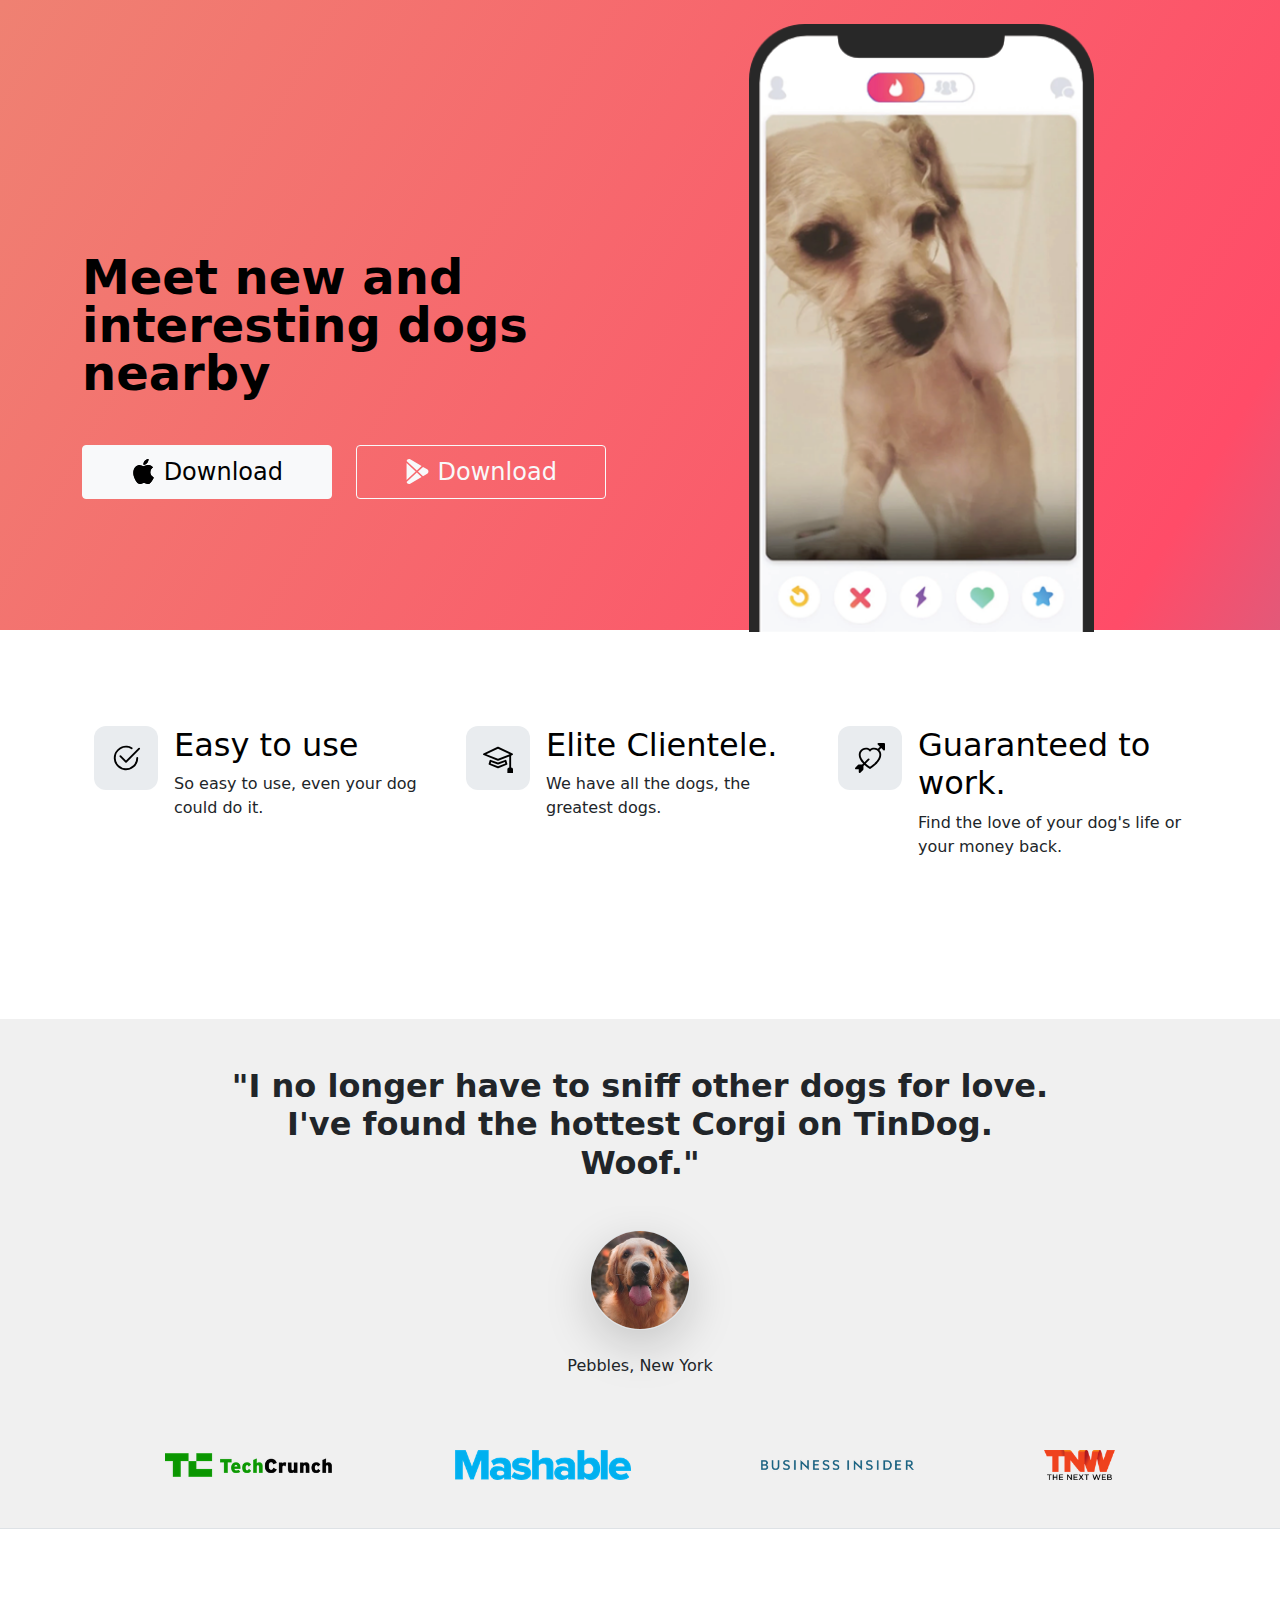
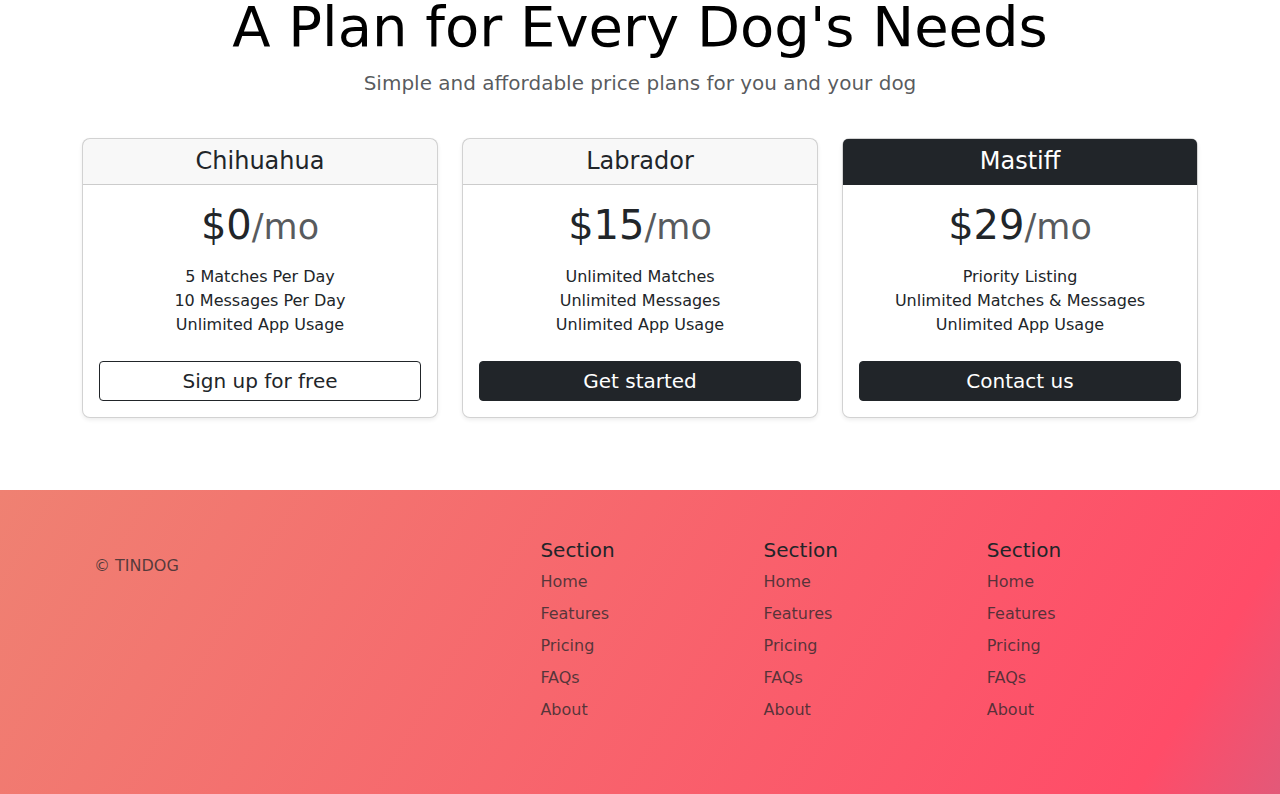
<file: index.html>
<!DOCTYPE html>
<html lang="en">
  <head>
    <meta charset="UTF-8" />
    <meta name="viewport" content="width=device-width, initial-scale=1.0" />
    <link rel="stylesheet" href="./css/style.css" />
    <link
      href="https://cdn.jsdelivr.net/npm/bootstrap@5.3.3/dist/css/bootstrap.min.css"
      rel="stylesheet"
      integrity="sha384-QWTKZyjpPEjISv5WaRU9OFeRpok6YctnYmDr5pNlyT2bRjXh0JMhjY6hW+ALEwIH"
      crossorigin="anonymous"
    />
    <script
      src="https://cdn.jsdelivr.net/npm/bootstrap@5.3.3/dist/js/bootstrap.bundle.min.js"
      integrity="sha384-YvpcrYf0tY3lHB60NNkmXc5s9fDVZLESaAA55NDzOxhy9GkcIdslK1eN7N6jIeHz"
      crossorigin="anonymous"
    ></script>
    <title>TinDogs</title>
  </head>

  <body>
    <!-- Title -->
    <section id="title" class="gradient-background">
      <div class="container">
        <div class="row flex-lg-row-reverse align-items-center g-2 pt-3  my-0">
          <div class="col-12 col-lg-6 text-center">
            <img
              src="./images/iphone.png"
              class="d-block mx-lg-auto img-fluid image"
              alt="Bootstrap Themes"
              width="345px"
              loading="lazy"
            />
          </div>
          <div class="col-12 col-lg-6">
            <h1
              class="display-5 fw-bold text-body-emphasis lh-1 mb-5 mt-5 pt-5"
            >
              Meet new and interesting dogs nearby
            </h1>
            <div class="d-grid gap-3 d-md-flex justify-content-md-start">
              <button
                type="button"
                class="btn btn-light btn-sm px-5 py-2 me-md-2 fs-4"
              >
                <svg
                  xmlns="http://www.w3.org/2000/svg"
                  width="25"
                  height="25"
                  fill="currentColor"
                  class="bi bi-apple mb-1"
                  viewBox="0 0 16 16"
                >
                  <path
                    d="M11.182.008C11.148-.03 9.923.023 8.857 1.18c-1.066 1.156-.902 2.482-.878 2.516.024.034 1.52.087 2.475-1.258.955-1.345.762-2.391.728-2.43Zm3.314 11.733c-.048-.096-2.325-1.234-2.113-3.422.212-2.189 1.675-2.789 1.698-2.854.023-.065-.597-.79-1.254-1.157a3.692 3.692 0 0 0-1.563-.434c-.108-.003-.483-.095-1.254.116-.508.139-1.653.589-1.968.607-.316.018-1.256-.522-2.267-.665-.647-.125-1.333.131-1.824.328-.49.196-1.422.754-2.074 2.237-.652 1.482-.311 3.83-.067 4.56.244.729.625 1.924 1.273 2.796.576.984 1.34 1.667 1.659 1.899.319.232 1.219.386 1.843.067.502-.308 1.408-.485 1.766-.472.357.013 1.061.154 1.782.539.571.197 1.111.115 1.652-.105.541-.221 1.324-1.059 2.238-2.758.347-.79.505-1.217.473-1.282Z"
                  />
                  <path
                    d="M11.182.008C11.148-.03 9.923.023 8.857 1.18c-1.066 1.156-.902 2.482-.878 2.516.024.034 1.52.087 2.475-1.258.955-1.345.762-2.391.728-2.43Zm3.314 11.733c-.048-.096-2.325-1.234-2.113-3.422.212-2.189 1.675-2.789 1.698-2.854.023-.065-.597-.79-1.254-1.157a3.692 3.692 0 0 0-1.563-.434c-.108-.003-.483-.095-1.254.116-.508.139-1.653.589-1.968.607-.316.018-1.256-.522-2.267-.665-.647-.125-1.333.131-1.824.328-.49.196-1.422.754-2.074 2.237-.652 1.482-.311 3.83-.067 4.56.244.729.625 1.924 1.273 2.796.576.984 1.34 1.667 1.659 1.899.319.232 1.219.386 1.843.067.502-.308 1.408-.485 1.766-.472.357.013 1.061.154 1.782.539.571.197 1.111.115 1.652-.105.541-.221 1.324-1.059 2.238-2.758.347-.79.505-1.217.473-1.282Z"
                  />
                </svg>
                Download
              </button>
              <button
                type="button"
                class="btn btn-outline-light btn-sm px-5 py-2 fs-4"
              >
                <svg
                  xmlns="http://www.w3.org/2000/svg"
                  width="25"
                  height="25"
                  fill="currentColor"
                  class="bi bi-google-play mb-1"
                  viewBox="0 0 16 16"
                >
                  <path
                    d="M14.222 9.374c1.037-.61 1.037-2.137 0-2.748L11.528 5.04 8.32 8l3.207 2.96 2.694-1.586Zm-3.595 2.116L7.583 8.68 1.03 14.73c.201 1.029 1.36 1.61 2.303 1.055l7.294-4.295ZM1 13.396V2.603L6.846 8 1 13.396ZM1.03 1.27l6.553 6.05 3.044-2.81L3.333.215C2.39-.341 1.231.24 1.03 1.27Z"
                  />
                </svg>

                Download
              </button>
            </div>
          </div>
        </div>
      </div>
    </section>
    <!-- Features -->
    <section id="features">
      <div class="container px-4 py-5" id="hanging-icons">
        <!-- <h2 class="pb-2 border-bottom">Hanging icons</h2> -->
        <div class="row g-4 py-5 row-cols-1 row-cols-lg-3">
          <div class="col d-flex align-items-start">
            <div
              class="icon-square text-body-emphasis bg-body-secondary d-inline-flex align-items-center justify-content-center fs-4 flex-shrink-0 me-3"
            >
              <svg
                xmlns="http://www.w3.org/2000/svg"
                height="30"
                fill="currentColor"
                class="bi bi-check2-circle"
                viewBox="0 0 16 16"
              >
                <path
                  d="M2.5 8a5.5 5.5 0 0 1 8.25-4.764.5.5 0 0 0 .5-.866A6.5 6.5 0 1 0 14.5 8a.5.5 0 0 0-1 0 5.5 5.5 0 1 1-11 0z"
                />
                <path
                  d="M15.354 3.354a.5.5 0 0 0-.708-.708L8 9.293 5.354 6.646a.5.5 0 1 0-.708.708l3 3a.5.5 0 0 0 .708 0l7-7z"
                />
              </svg>
            </div>
            <div>
              <h3 class="fs-2 text-body-emphasis">Easy to use</h3>
              <p>So easy to use, even your dog could do it.</p>
            </div>
          </div>
          <div class="col d-flex align-items-start">
            <div
              class="icon-square text-body-emphasis bg-body-secondary d-inline-flex align-items-center justify-content-center fs-4 flex-shrink-0 me-3"
            >
              <svg
                xmlns="http://www.w3.org/2000/svg"
                height="30"
                fill="currentColor"
                class="bi bi-mortarboard"
                viewBox="0 0 16 16"
              >
                <path
                  d="M8.211 2.047a.5.5 0 0 0-.422 0l-7.5 3.5a.5.5 0 0 0 .025.917l7.5 3a.5.5 0 0 0 .372 0L14 7.14V13a1 1 0 0 0-1 1v2h3v-2a1 1 0 0 0-1-1V6.739l.686-.275a.5.5 0 0 0 .025-.917l-7.5-3.5ZM8 8.46 1.758 5.965 8 3.052l6.242 2.913L8 8.46Z"
                />
                <path
                  d="M4.176 9.032a.5.5 0 0 0-.656.327l-.5 1.7a.5.5 0 0 0 .294.605l4.5 1.8a.5.5 0 0 0 .372 0l4.5-1.8a.5.5 0 0 0 .294-.605l-.5-1.7a.5.5 0 0 0-.656-.327L8 10.466 4.176 9.032Zm-.068 1.873.22-.748 3.496 1.311a.5.5 0 0 0 .352 0l3.496-1.311.22.748L8 12.46l-3.892-1.556Z"
                />
              </svg>
            </div>
            <div>
              <h3 class="fs-2 text-body-emphasis">Elite Clientele.</h3>
              <p>We have all the dogs, the greatest dogs.</p>
            </div>
          </div>
          <div class="col d-flex align-items-start">
            <div
              class="icon-square text-body-emphasis bg-body-secondary d-inline-flex align-items-center justify-content-center fs-4 flex-shrink-0 me-3"
            >
              <svg
                xmlns="http://www.w3.org/2000/svg"
                height="30"
                fill="currentColor"
                class="bi bi-arrow-through-heart"
                viewBox="0 0 16 16"
              >
                <path
                  fill-rule="evenodd"
                  d="M2.854 15.854A.5.5 0 0 1 2 15.5V14H.5a.5.5 0 0 1-.354-.854l1.5-1.5A.5.5 0 0 1 2 11.5h1.793l.53-.53c-.771-.802-1.328-1.58-1.704-2.32-.798-1.575-.775-2.996-.213-4.092C3.426 2.565 6.18 1.809 8 3.233c1.25-.98 2.944-.928 4.212-.152L13.292 2 12.147.854A.5.5 0 0 1 12.5 0h3a.5.5 0 0 1 .5.5v3a.5.5 0 0 1-.854.354L14 2.707l-1.006 1.006c.236.248.44.531.6.845.562 1.096.585 2.517-.213 4.092-.793 1.563-2.395 3.288-5.105 5.08L8 13.912l-.276-.182a21.86 21.86 0 0 1-2.685-2.062l-.539.54V14a.5.5 0 0 1-.146.354l-1.5 1.5Zm2.893-4.894A20.419 20.419 0 0 0 8 12.71c2.456-1.666 3.827-3.207 4.489-4.512.679-1.34.607-2.42.215-3.185-.817-1.595-3.087-2.054-4.346-.761L8 4.62l-.358-.368c-1.259-1.293-3.53-.834-4.346.761-.392.766-.464 1.845.215 3.185.323.636.815 1.33 1.519 2.065l1.866-1.867a.5.5 0 1 1 .708.708L5.747 10.96Z"
                />
              </svg>
            </div>
            <div>
              <h3 class="fs-2 text-body-emphasis">Guaranteed to work.</h3>
              <p>Find the love of your dog's life or your money back.</p>
            </div>
          </div>
        </div>
      </div>
    </section>
    <!-- Testimonial -->
    <section id="testimonial">
      <div
        class="px-4 pt-5 my-5 text-center border-bottom bg-custom-grey h-100"
      >
        <div class="col-lg-8 mx-auto">
          <p class="mb-4 display-5 fw-semibold fs-2">
            "I no longer have to sniff other dogs for love. I've found the
            hottest Corgi on TinDog. Woof."
          </p>
        </div>
        <div class="overflow-hidden" style="max-height: 30vh">
          <div class="container px-5 pt-4 pb-0 mb-0">
            <img
              src="./images/dog-img.jpg"
              class="img-fluid border rounded-3 shadow-lg mb-4 rounded-circle"
              alt="Example image"
              width="100"
              loading="lazy"
            />
          </div>
          <label for="img" class="mb-4">Pebbles, New York</label>
        </div>
        <div class="d-grid gap-4 d-sm-flex justify-content-sm-center mb-5 mt-5">
          <img
            src="./images/techcrunch.png"
            alt="techcrunch"
            height="30px"
            class="mx-5"
          />
          <img
            src="./images/mashable.png"
            alt="mashable"
            height="30px"
            class="mx-5"
          />
          <img
            src="./images/bizinsider.png"
            alt="bizinsider"
            height="30px"
            class="mx-5"
          />
          <img src="./images/tnw.png" alt="tnw" height="30px" class="mx-5" />
        </div>
      </div>
    </section>
    <!-- Pricing -->
    <section id="pricing">
      <div class="pricing-header p-3 pb-md-4 mx-auto text-center">
        <h1 class="display-4 fw-normal text-body-emphasis">
          A Plan for Every Dog's Needs
        </h1>
        <p class="fs-5 text-body-secondary">
          Simple and affordable price plans for you and your dog
        </p>
      </div>
      <div class="container">
        <div class="row row-cols-1 row-cols-md-3 mb-3 text-center">
          <div class="col">
            <div class="card mb-4 rounded-3 shadow-sm">
              <div class="card-header py-2">
                <h4 class="my-0 fw-normal">Chihuahua</h4>
              </div>
              <div class="card-body">
                <h1 class="card-title pricing-card-title">
                  $0<small class="text-body-secondary fw-light">/mo</small>
                </h1>
                <ul class="list-unstyled mt-3 mb-4">
                  <li>5 Matches Per Day</li>
                  <li>10 Messages Per Day</li>
                  <li>Unlimited App Usage</li>
                </ul>
                <button
                  type="button"
                  class="w-100 btn btn-sm fs-5 btn-outline-dark"
                >
                  Sign up for free
                </button>
              </div>
            </div>
          </div>
          <div class="col">
            <div class="card mb-4 rounded-3 shadow-sm">
              <div class="card-header py-2">
                <h4 class="my-0 fw-normal">Labrador</h4>
              </div>
              <div class="card-body">
                <h1 class="card-title pricing-card-title">
                  $15<small class="text-body-secondary fw-light">/mo</small>
                </h1>
                <ul class="list-unstyled mt-3 mb-4">
                  <li>Unlimited Matches</li>
                  <li>Unlimited Messages</li>
                  <li>Unlimited App Usage</li>
                </ul>
                <button type="button" class="w-100 btn btn-sm fs-5 btn-dark">
                  Get started
                </button>
              </div>
            </div>
          </div>
          <div class="col">
            <div class="card mb-4 rounded-3 shadow-sm border-darj">
              <div class="card-header py-2 text-bg-dark border-dark">
                <h4 class="my-0 fw-normal">Mastiff</h4>
              </div>
              <div class="card-body">
                <h1 class="card-title pricing-card-title">
                  $29<small class="text-body-secondary fw-light">/mo</small>
                </h1>
                <ul class="list-unstyled mt-3 mb-4">
                  <li>Priority Listing</li>
                  <li>Unlimited Matches & Messages</li>
                  <li>Unlimited App Usage</li>
                </ul>
                <button type="button" class="w-100 btn btn-sm fs-5 btn-dark">
                  Contact us
                </button>
              </div>
            </div>
          </div>
        </div>
      </div>
    </section>
    <!-- Footer -->
    <section id="footer ">
      <div class="gradient-background">
        <div class="container">
          <footer
            class="row row-cols-1 row-cols-sm-2 row-cols-md-5 mx-0 py-5 mt-5"
          >
            <div class="col mb-3">
              <a
                href="/"
                class="d-flex align-items-center mb-3 link-body-emphasis text-decoration-none"
              >
                <!-- <svg class="bi me-2" width="40" height="32"><use xlink:href="#bootstrap"></use></svg> -->
              </a>
              <p class="text-body-secondary">© TINDOG</p>
            </div>

            <div class="col mb-3"></div>

            <div class="col mb-3">
              <h5>Section</h5>
              <ul class="nav flex-column">
                <li class="nav-item mb-2">
                  <a href="#" class="nav-link p-0 text-body-secondary">Home</a>
                </li>
                <li class="nav-item mb-2">
                  <a href="#" class="nav-link p-0 text-body-secondary"
                    >Features</a
                  >
                </li>
                <li class="nav-item mb-2">
                  <a href="#" class="nav-link p-0 text-body-secondary"
                    >Pricing</a
                  >
                </li>
                <li class="nav-item mb-2">
                  <a href="#" class="nav-link p-0 text-body-secondary">FAQs</a>
                </li>
                <li class="nav-item mb-2">
                  <a href="#" class="nav-link p-0 text-body-secondary">About</a>
                </li>
              </ul>
            </div>

            <div class="col mb-3">
              <h5>Section</h5>
              <ul class="nav flex-column">
                <li class="nav-item mb-2">
                  <a href="#" class="nav-link p-0 text-body-secondary">Home</a>
                </li>
                <li class="nav-item mb-2">
                  <a href="#" class="nav-link p-0 text-body-secondary"
                    >Features</a
                  >
                </li>
                <li class="nav-item mb-2">
                  <a href="#" class="nav-link p-0 text-body-secondary"
                    >Pricing</a
                  >
                </li>
                <li class="nav-item mb-2">
                  <a href="#" class="nav-link p-0 text-body-secondary">FAQs</a>
                </li>
                <li class="nav-item mb-2">
                  <a href="#" class="nav-link p-0 text-body-secondary">About</a>
                </li>
              </ul>
            </div>

            <div class="col mb-3">
              <h5>Section</h5>
              <ul class="nav flex-column">
                <li class="nav-item mb-2">
                  <a href="#" class="nav-link p-0 text-body-secondary">Home</a>
                </li>
                <li class="nav-item mb-2">
                  <a href="#" class="nav-link p-0 text-body-secondary"
                    >Features</a
                  >
                </li>
                <li class="nav-item mb-2">
                  <a href="#" class="nav-link p-0 text-body-secondary"
                    >Pricing</a
                  >
                </li>
                <li class="nav-item mb-2">
                  <a href="#" class="nav-link p-0 text-body-secondary">FAQs</a>
                </li>
                <li class="nav-item mb-2">
                  <a href="#" class="nav-link p-0 text-body-secondary">About</a>
                </li>
              </ul>
            </div>
          </footer>
        </div>
      </div>
    </section>
  </body>
</html>
</file>
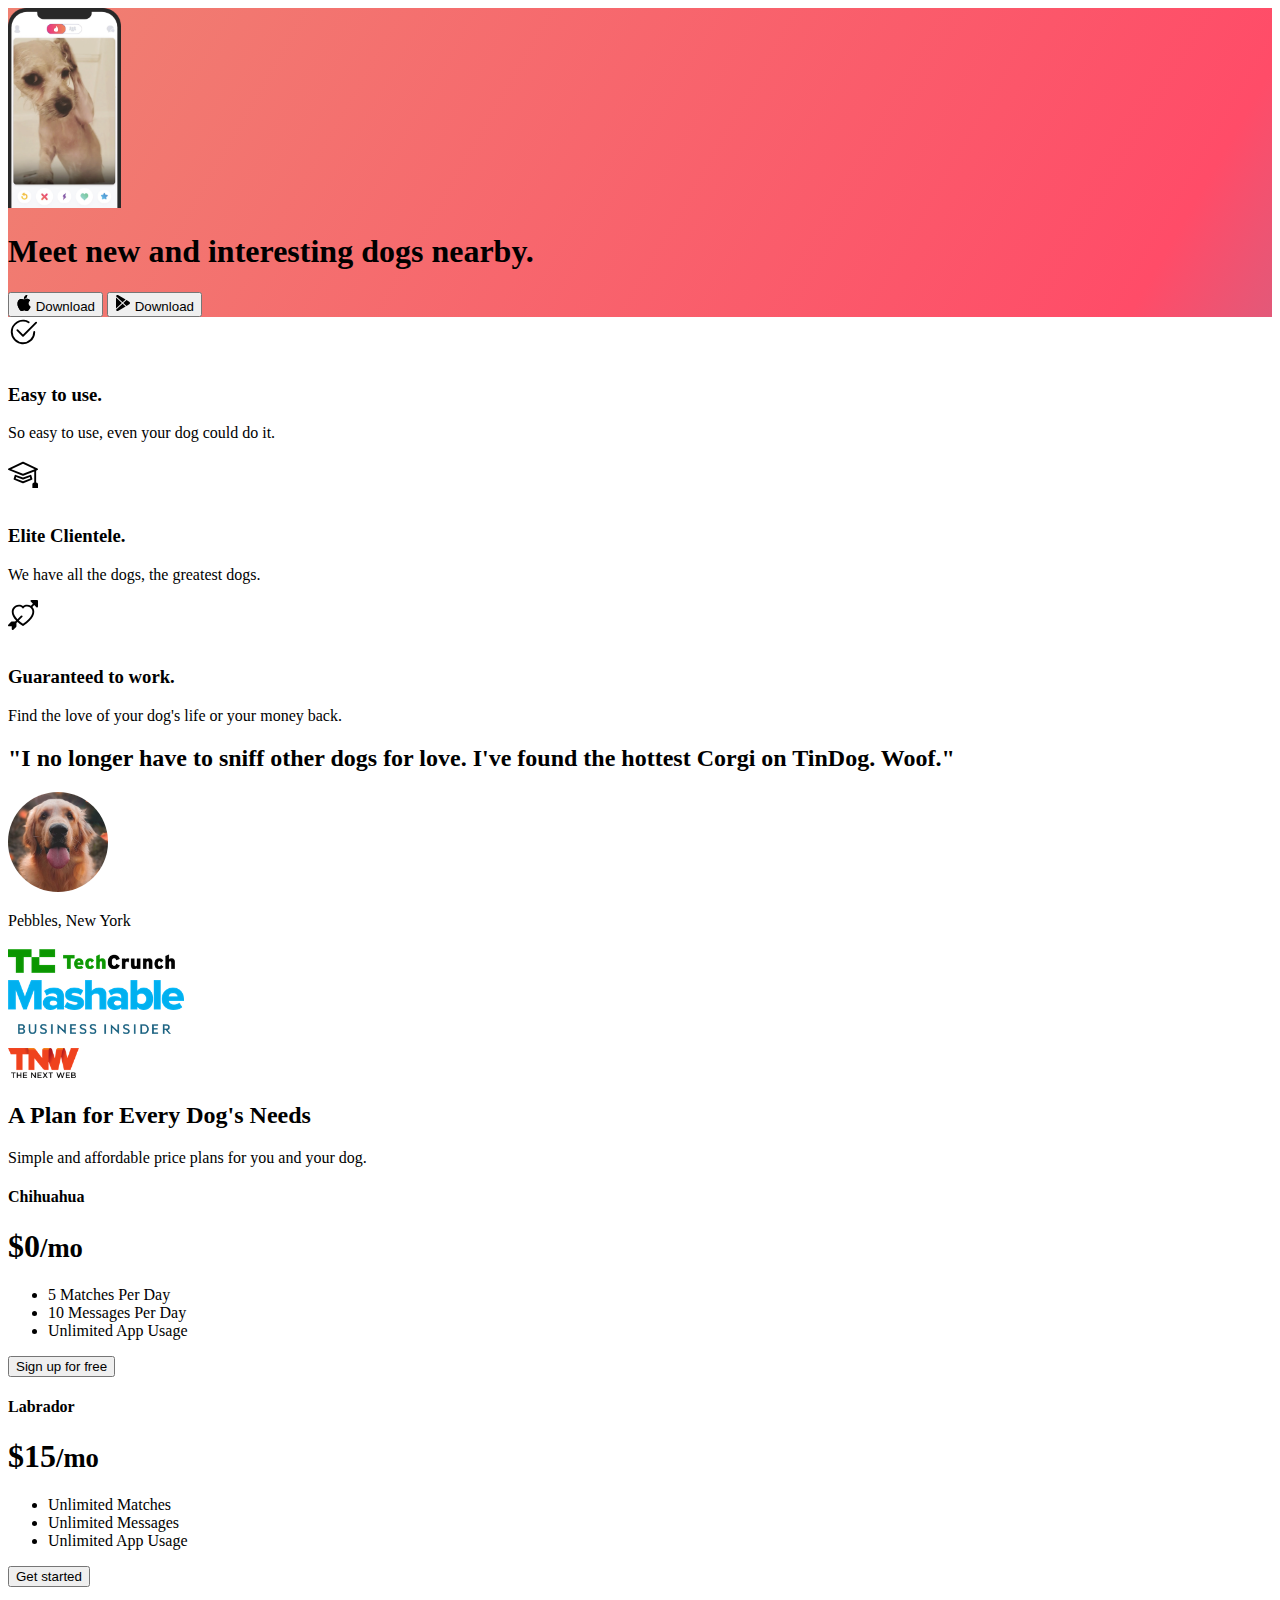
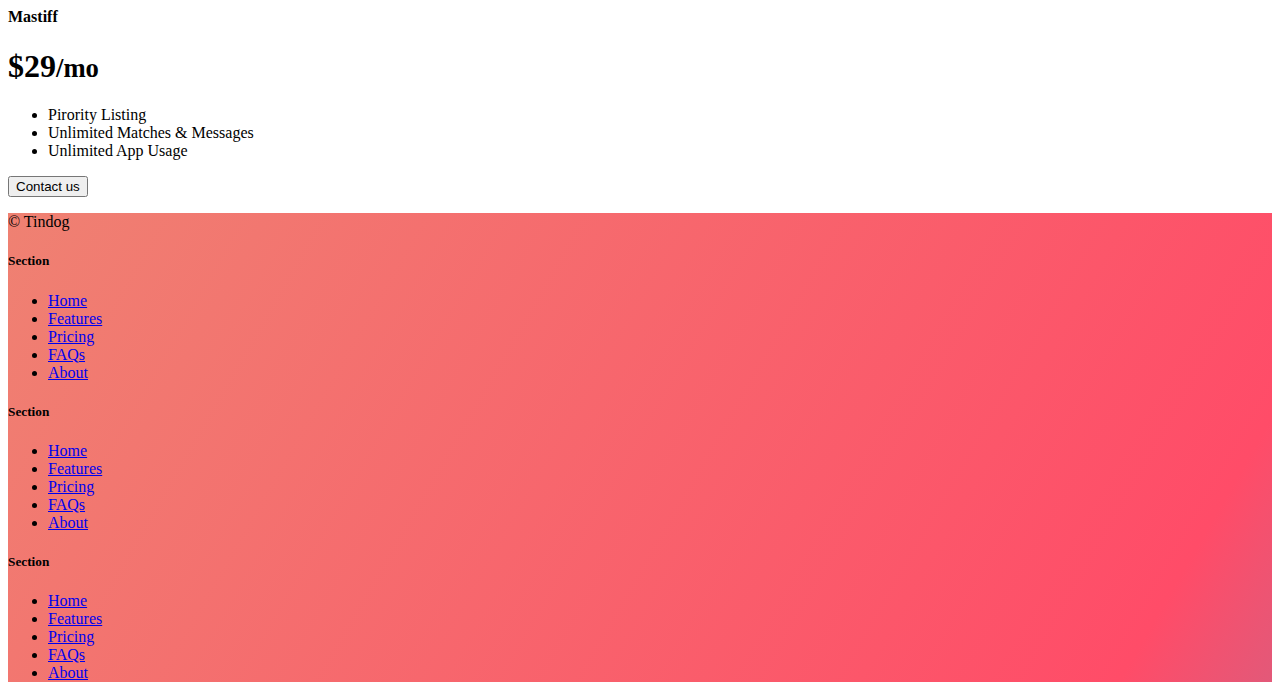
<file: solution.html>
<!DOCTYPE html>
<html lang="en">

<head>
  <meta charset="UTF-8">
  <meta name="viewport" content="width=device-width, initial-scale=1.0">
  <title>TinDog</title>
  <link href="https://cdn.jsdelivr.net/npm/bootstrap@5.3.0-alpha3/dist/css/bootstrap.min.css" rel="stylesheet"
    integrity="sha384-KK94CHFLLe+nY2dmCWGMq91rCGa5gtU4mk92HdvYe+M/SXH301p5ILy+dN9+nJOZ" crossorigin="anonymous">
  <link rel="stylesheet" href="./css/solution.css">
</head>

<body>


  <!-- Title -->
  <section id="title" class="gradient-background">

    <div class="container col-xxl-8 px-4 pt-5">
      <div class="row flex-lg-row-reverse align-items-center g-5 pt-5">
        <div class="col-10 col-sm-8 col-lg-6 ">
          <img src="./images/iphone.png" class="d-block mx-lg-auto img-fluid" alt="Bootstrap Themes" height="200"
            loading="lazy">
        </div>
        <div class="col-lg-6">
          <h1 class="display-5 fw-bold text-body-emphasis lh-1 mb-3">Meet new and interesting dogs nearby.</h1>

          <div class="d-grid gap-2 d-md-flex justify-content-md-start">
            <button type="button" class="btn btn-light btn-lg px-4 me-md-2"><svg xmlns="http://www.w3.org/2000/svg"
                width="16" height="16" fill="currentColor" class="bi bi-apple mb-1" viewBox="0 0 16 16">
                <path
                  d="M11.182.008C11.148-.03 9.923.023 8.857 1.18c-1.066 1.156-.902 2.482-.878 2.516.024.034 1.52.087 2.475-1.258.955-1.345.762-2.391.728-2.43Zm3.314 11.733c-.048-.096-2.325-1.234-2.113-3.422.212-2.189 1.675-2.789 1.698-2.854.023-.065-.597-.79-1.254-1.157a3.692 3.692 0 0 0-1.563-.434c-.108-.003-.483-.095-1.254.116-.508.139-1.653.589-1.968.607-.316.018-1.256-.522-2.267-.665-.647-.125-1.333.131-1.824.328-.49.196-1.422.754-2.074 2.237-.652 1.482-.311 3.83-.067 4.56.244.729.625 1.924 1.273 2.796.576.984 1.34 1.667 1.659 1.899.319.232 1.219.386 1.843.067.502-.308 1.408-.485 1.766-.472.357.013 1.061.154 1.782.539.571.197 1.111.115 1.652-.105.541-.221 1.324-1.059 2.238-2.758.347-.79.505-1.217.473-1.282Z" />
                <path
                  d="M11.182.008C11.148-.03 9.923.023 8.857 1.18c-1.066 1.156-.902 2.482-.878 2.516.024.034 1.52.087 2.475-1.258.955-1.345.762-2.391.728-2.43Zm3.314 11.733c-.048-.096-2.325-1.234-2.113-3.422.212-2.189 1.675-2.789 1.698-2.854.023-.065-.597-.79-1.254-1.157a3.692 3.692 0 0 0-1.563-.434c-.108-.003-.483-.095-1.254.116-.508.139-1.653.589-1.968.607-.316.018-1.256-.522-2.267-.665-.647-.125-1.333.131-1.824.328-.49.196-1.422.754-2.074 2.237-.652 1.482-.311 3.83-.067 4.56.244.729.625 1.924 1.273 2.796.576.984 1.34 1.667 1.659 1.899.319.232 1.219.386 1.843.067.502-.308 1.408-.485 1.766-.472.357.013 1.061.154 1.782.539.571.197 1.111.115 1.652-.105.541-.221 1.324-1.059 2.238-2.758.347-.79.505-1.217.473-1.282Z" />
              </svg> Download</button>
            <button type="button" class="btn btn-outline-light btn-lg px-4"><svg xmlns="http://www.w3.org/2000/svg"
                width="16" height="16" fill="currentColor" class="bi bi-google-play mb-1" viewBox="0 0 16 16">
                <path
                  d="M14.222 9.374c1.037-.61 1.037-2.137 0-2.748L11.528 5.04 8.32 8l3.207 2.96 2.694-1.586Zm-3.595 2.116L7.583 8.68 1.03 14.73c.201 1.029 1.36 1.61 2.303 1.055l7.294-4.295ZM1 13.396V2.603L6.846 8 1 13.396ZM1.03 1.27l6.553 6.05 3.044-2.81L3.333.215C2.39-.341 1.231.24 1.03 1.27Z" />
              </svg> Download</button>
          </div>
        </div>
      </div>
    </div>
  </section>
  <!-- Features -->
  <section id="features">
    <div class="container mt-5">
      <div class="row g-4 py-5 row-cols-1 row-cols-lg-3">
        <div class="col d-flex align-items-start">
          <div
            class="icon-square text-body-emphasis bg-body-secondary d-inline-flex align-items-center justify-content-center fs-4 flex-shrink-0 me-3">
            <svg xmlns="http://www.w3.org/2000/svg" height="30" fill="currentColor" class="bi bi-check2-circle"
              viewBox="0 0 16 16">
              <path
                d="M2.5 8a5.5 5.5 0 0 1 8.25-4.764.5.5 0 0 0 .5-.866A6.5 6.5 0 1 0 14.5 8a.5.5 0 0 0-1 0 5.5 5.5 0 1 1-11 0z" />
              <path
                d="M15.354 3.354a.5.5 0 0 0-.708-.708L8 9.293 5.354 6.646a.5.5 0 1 0-.708.708l3 3a.5.5 0 0 0 .708 0l7-7z" />
            </svg>
          </div>
          <div>
            <h3 class="fs-2">Easy to use.</h3>
            <p>So easy to use, even your dog could do it.</p>

          </div>
        </div>
        <div class="col d-flex align-items-start">
          <div
            class="icon-square text-body-emphasis bg-body-secondary d-inline-flex align-items-center justify-content-center fs-4 flex-shrink-0 me-3">
            <svg xmlns="http://www.w3.org/2000/svg" height="30" fill="currentColor" class="bi bi-mortarboard"
              viewBox="0 0 16 16">
              <path
                d="M8.211 2.047a.5.5 0 0 0-.422 0l-7.5 3.5a.5.5 0 0 0 .025.917l7.5 3a.5.5 0 0 0 .372 0L14 7.14V13a1 1 0 0 0-1 1v2h3v-2a1 1 0 0 0-1-1V6.739l.686-.275a.5.5 0 0 0 .025-.917l-7.5-3.5ZM8 8.46 1.758 5.965 8 3.052l6.242 2.913L8 8.46Z" />
              <path
                d="M4.176 9.032a.5.5 0 0 0-.656.327l-.5 1.7a.5.5 0 0 0 .294.605l4.5 1.8a.5.5 0 0 0 .372 0l4.5-1.8a.5.5 0 0 0 .294-.605l-.5-1.7a.5.5 0 0 0-.656-.327L8 10.466 4.176 9.032Zm-.068 1.873.22-.748 3.496 1.311a.5.5 0 0 0 .352 0l3.496-1.311.22.748L8 12.46l-3.892-1.556Z" />
            </svg>
          </div>
          <div>
            <h3 class="fs-2">Elite Clientele.</h3>
            <p>We have all the dogs, the greatest dogs.</p>

          </div>
        </div>
        <div class="col d-flex align-items-start">
          <div
            class="icon-square text-body-emphasis bg-body-secondary d-inline-flex align-items-center justify-content-center fs-4 flex-shrink-0 me-3">
            <svg xmlns="http://www.w3.org/2000/svg" height="30" fill="currentColor" class="bi bi-arrow-through-heart"
              viewBox="0 0 16 16">
              <path fill-rule="evenodd"
                d="M2.854 15.854A.5.5 0 0 1 2 15.5V14H.5a.5.5 0 0 1-.354-.854l1.5-1.5A.5.5 0 0 1 2 11.5h1.793l.53-.53c-.771-.802-1.328-1.58-1.704-2.32-.798-1.575-.775-2.996-.213-4.092C3.426 2.565 6.18 1.809 8 3.233c1.25-.98 2.944-.928 4.212-.152L13.292 2 12.147.854A.5.5 0 0 1 12.5 0h3a.5.5 0 0 1 .5.5v3a.5.5 0 0 1-.854.354L14 2.707l-1.006 1.006c.236.248.44.531.6.845.562 1.096.585 2.517-.213 4.092-.793 1.563-2.395 3.288-5.105 5.08L8 13.912l-.276-.182a21.86 21.86 0 0 1-2.685-2.062l-.539.54V14a.5.5 0 0 1-.146.354l-1.5 1.5Zm2.893-4.894A20.419 20.419 0 0 0 8 12.71c2.456-1.666 3.827-3.207 4.489-4.512.679-1.34.607-2.42.215-3.185-.817-1.595-3.087-2.054-4.346-.761L8 4.62l-.358-.368c-1.259-1.293-3.53-.834-4.346.761-.392.766-.464 1.845.215 3.185.323.636.815 1.33 1.519 2.065l1.866-1.867a.5.5 0 1 1 .708.708L5.747 10.96Z" />
            </svg>
          </div>
          <div>
            <h3 class="fs-2">Guaranteed to work.</h3>
            <p>Find the love of your dog's life or your money back.</p>

          </div>
        </div>
      </div>
    </div>
  </section>
  <!-- Testimonial -->
  <section id="testimonial">
    <div class="my-5">
      <div class="p-5 text-center bg-body-tertiary">
        <div class="container py-5">
          <h2 class="text-body-emphasis">"I no longer have to sniff other dogs for love. I've found the hottest Corgi on
            TinDog. Woof."</h2>
          <img class="profile-img mt-5" src="./images/dog-img.jpg" alt="dog image">
          <p class="col-lg-8 mx-auto lead mt-2">
            Pebbles, New York
          </p>
        </div>

        <div class="container">
          <div class="row">
            <div class="col-lg-3 col-sm-12">
              <img src="./images/techcrunch.png" alt="techcrunch" height="30">
            </div>
            <div class="col-lg-3 col-sm-12">
              <img src="./images/mashable.png" alt="mashable" height="30">
            </div>
            <div class="col-lg-3 col-sm-12">
              <img src="./images/bizinsider.png" alt="bizinsider" height="30">
            </div>
            <div class="col-lg-3 col-sm-12">
              <img src="./images/tnw.png" alt="tnw" height="30">
            </div>
          </div>
        </div>
      </div>
    </div>
  </section>
  <!-- Pricing -->
  <section id="pricing">
    <div class="container">
      <div class="pricing-header p-3 pb-md-4 mx-auto text-center">
        <h2 class="display-4 fw-normal">A Plan for Every Dog's Needs</h2>
        <p class="fs-5 text-body-secondary">Simple and affordable price plans for you and your dog.
      </div>
      <div class="row row-cols-1 row-cols-md-3 mb-3 text-center">
        <div class="col">
          <div class="card mb-4 rounded-3 shadow-sm">
            <div class="card-header py-3">
              <h4 class="my-0 fw-normal">Chihuahua</h4>
            </div>
            <div class="card-body">
              <h1 class="card-title pricing-card-title">$0<small class="text-body-secondary fw-light">/mo</small></h1>
              <ul class="list-unstyled mt-3 mb-4">
                <li>5 Matches Per Day</li>
                <li>10 Messages Per Day</li>
                <li>Unlimited App Usage</li>
              </ul>
              <button type="button" class="w-100 btn btn-lg btn-outline-dark">Sign up for free</button>
            </div>
          </div>
        </div>
        <div class="col">
          <div class="card mb-4 rounded-3 shadow-sm">
            <div class="card-header py-3">
              <h4 class="my-0 fw-normal">Labrador</h4>
            </div>
            <div class="card-body">
              <h1 class="card-title pricing-card-title">$15<small class="text-body-secondary fw-light">/mo</small></h1>
              <ul class="list-unstyled mt-3 mb-4">
                <li>Unlimited Matches</li>
                <li>Unlimited Messages</li>
                <li>Unlimited App Usage</li>
              </ul>
              <button type="button" class="w-100 btn btn-lg btn-dark">Get started</button>
            </div>
          </div>
        </div>
        <div class="col">
          <div class="card mb-4 rounded-3 shadow-sm border-dark">
            <div class="card-header py-3 text-bg-dark border-dark">
              <h4 class="my-0 fw-normal">Mastiff</h4>
            </div>
            <div class="card-body">
              <h1 class="card-title pricing-card-title">$29<small class="text-body-secondary fw-light">/mo</small></h1>
              <ul class="list-unstyled mt-3 mb-4">
                <li>Pirority Listing</li>
                <li>Unlimited Matches & Messages</li>
                <li>Unlimited App Usage</li>
              </ul>
              <button type="button" class="w-100 btn btn-lg btn-dark">Contact us</button>
            </div>
          </div>
        </div>
      </div>
    </div>
  </section>
  <!-- Footer -->
  <section id="contact" class="gradient-background">
    <div class="container ">
      <footer class="row row-cols-1 row-cols-sm-2 row-cols-md-5 py-5 mt-5 border-top">
        <div class="col mb-3">

          <p class="text-body-secondary">© Tindog</p>
        </div>

        <div class="col mb-3">

        </div>

        <div class="col mb-3">
          <h5>Section</h5>
          <ul class="nav flex-column">
            <li class="nav-item mb-2"><a href="#" class="nav-link p-0 text-body-secondary">Home</a></li>
            <li class="nav-item mb-2"><a href="#" class="nav-link p-0 text-body-secondary">Features</a></li>
            <li class="nav-item mb-2"><a href="#" class="nav-link p-0 text-body-secondary">Pricing</a></li>
            <li class="nav-item mb-2"><a href="#" class="nav-link p-0 text-body-secondary">FAQs</a></li>
            <li class="nav-item mb-2"><a href="#" class="nav-link p-0 text-body-secondary">About</a></li>
          </ul>
        </div>

        <div class="col mb-3">
          <h5>Section</h5>
          <ul class="nav flex-column">
            <li class="nav-item mb-2"><a href="#" class="nav-link p-0 text-body-secondary">Home</a></li>
            <li class="nav-item mb-2"><a href="#" class="nav-link p-0 text-body-secondary">Features</a></li>
            <li class="nav-item mb-2"><a href="#" class="nav-link p-0 text-body-secondary">Pricing</a></li>
            <li class="nav-item mb-2"><a href="#" class="nav-link p-0 text-body-secondary">FAQs</a></li>
            <li class="nav-item mb-2"><a href="#" class="nav-link p-0 text-body-secondary">About</a></li>
          </ul>
        </div>

        <div class="col mb-3">
          <h5>Section</h5>
          <ul class="nav flex-column">
            <li class="nav-item mb-2"><a href="#" class="nav-link p-0 text-body-secondary">Home</a></li>
            <li class="nav-item mb-2"><a href="#" class="nav-link p-0 text-body-secondary">Features</a></li>
            <li class="nav-item mb-2"><a href="#" class="nav-link p-0 text-body-secondary">Pricing</a></li>
            <li class="nav-item mb-2"><a href="#" class="nav-link p-0 text-body-secondary">FAQs</a></li>
            <li class="nav-item mb-2"><a href="#" class="nav-link p-0 text-body-secondary">About</a></li>
          </ul>
        </div>
      </footer>
    </div>
  </section>
</body>

</html>
</file>
<file: css/style.css>
.gradient-background {
  background: linear-gradient(300deg, #00bfff, #ff4c68, #ef8172);
  background-size: 180% 180%;
  animation: gradient-animation 18s ease infinite;
}

@keyframes gradient-animation {
  0% {
    background-position: 0% 50%;
  }
  50% {
    background-position: 100% 50%;
  }
  100% {
    background-position: 0% 50%;
  }
}

.icon-square {
  width: 4rem;
  height: 4rem;
  border-radius: 0.75rem;
}

.profile-img {
  height: 100px;
  border-radius: 50%;
}

body{
  margin: 0px;
  padding: 0px;
}
#title{
  width: 100%;
  height: 70vh;
}
@media (max-width :992px){
  #title{
    height: 110vh;
  }
}
@media (max-width:768px){
  #title{
    height:110vh;
  }
  
}
.bg-custom-grey {
  background-color: #f0f0f0; /* Custom grey color */
}
</file>
<file: css/solution.css>
.gradient-background {
  background: linear-gradient(300deg, #00bfff, #ff4c68, #ef8172);
  background-size: 180% 180%;
  animation: gradient-animation 18s ease infinite;
}

@keyframes gradient-animation {
  0% {
    background-position: 0% 50%;
  }
  50% {
    background-position: 100% 50%;
  }
  100% {
    background-position: 0% 50%;
  }
}

.icon-square {
  width: 3rem;
  height: 3rem;
  border-radius: 0.75rem;
}

.profile-img {
  border-radius: 50%;
  height: 100px;
}
</file>
